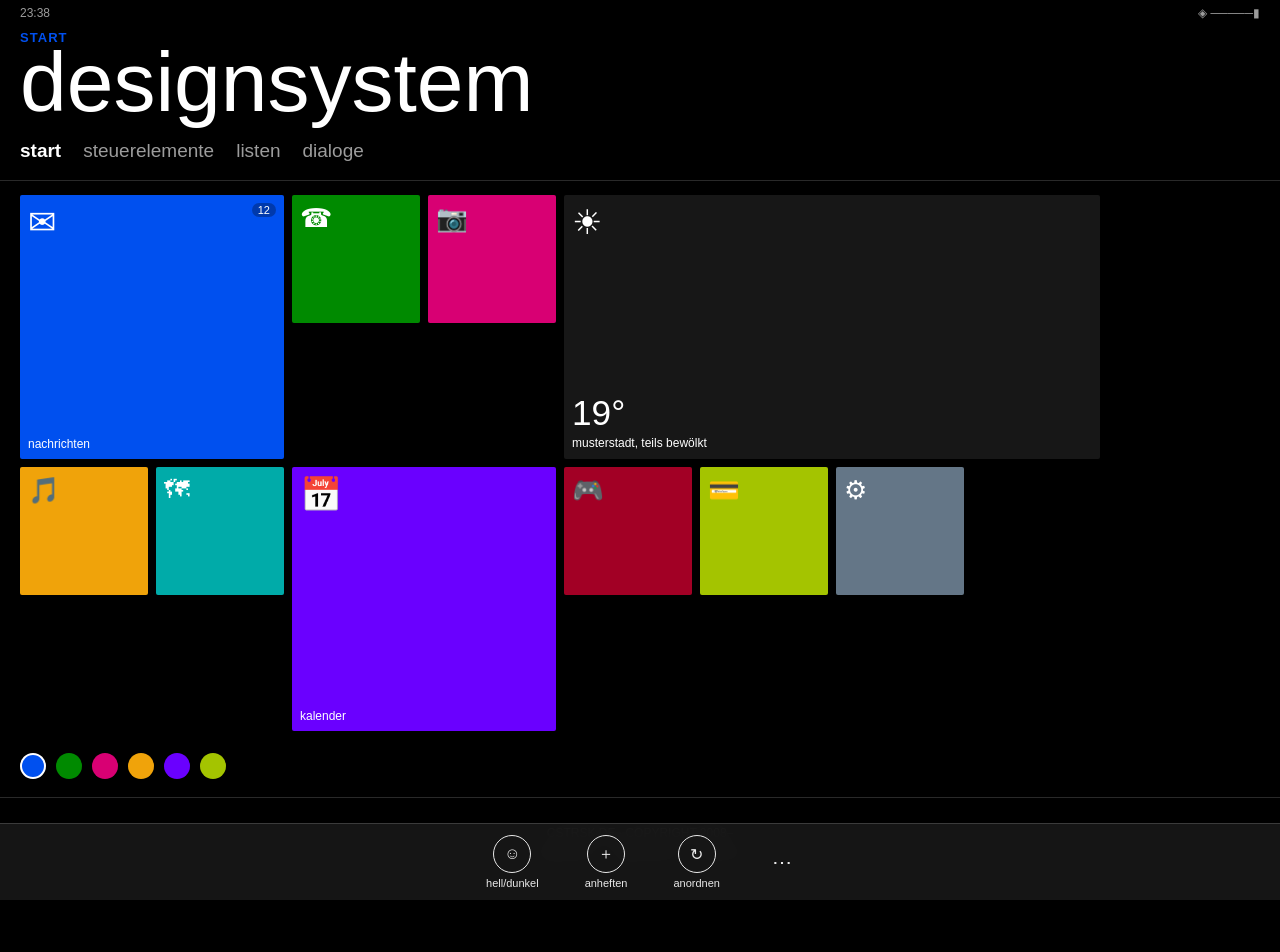
<file: index.html>
<!DOCTYPE html>
<html lang="de">
<head>
<meta charset="UTF-8">
<meta name="viewport" content="width=device-width, initial-scale=1.0">
<title>Metro UI — Responsives Windows-Phone-8-Designsystem</title>
<link rel="stylesheet" href="css/metro.css">
</head>
<body data-theme="dark">

<div class="status-bar"><span id="clock">21:47</span><span>◈ ─────▮</span></div>

<header class="app-header">
  <p class="eyebrow">start</p>
  <h1 class="pano-title">designsystem</h1>
</header>

<nav class="pivot" role="tablist" aria-label="Panorama-Abschnitte">
  <button role="tab" aria-selected="true" data-panel="p-start">start</button>
  <button role="tab" aria-selected="false" data-panel="p-controls">steuerelemente</button>
  <button role="tab" aria-selected="false" data-panel="p-lists">listen</button>
  <button role="tab" aria-selected="false" data-panel="p-dialogs">dialoge</button>
</nav>

<!-- START: Kachelraster -->
<section class="pivot-panel is-active" id="p-start">
  <main class="tile-grid">
    <div class="tile tile-2x2 c-cobalt" tabindex="0"><div class="tile-flip">
      <div class="tile-face front"><span class="tile-icon">✉</span><span class="tile-label">nachrichten</span></div>
      <div class="tile-face back c-cobalt"><span class="tile-stat">12</span><span class="tile-label">ungelesen</span></div>
    </div><span class="tile-badge">12</span></div>

    <div class="tile tile-1x1 c-emerald" tabindex="0"><div class="tile-flip">
      <div class="tile-face front"><span class="tile-icon">☎</span></div>
      <div class="tile-face back c-emerald"><span class="tile-label">3 verpasst</span></div>
    </div></div>

    <div class="tile tile-1x1 c-magenta" tabindex="0"><div class="tile-flip">
      <div class="tile-face front"><span class="tile-icon">📷</span></div>
      <div class="tile-face back c-magenta"><span class="tile-label">galerie</span></div>
    </div></div>

    <div class="tile tile-4x2 c-surface" tabindex="0"><div class="tile-flip">
      <div class="tile-face front"><span class="tile-icon">☀</span><div><div class="tile-stat">19°</div><span class="tile-label">musterstadt, teils bewölkt</span></div></div>
      <div class="tile-face back c-surface"><span class="tile-label">morgen 22° · übermorgen 17°</span></div>
    </div></div>

    <div class="tile tile-1x1 c-mango" tabindex="0"><div class="tile-flip">
      <div class="tile-face front"><span class="tile-icon">🎵</span></div>
      <div class="tile-face back c-mango"><span class="tile-label">musik</span></div>
    </div></div>

    <div class="tile tile-1x1 c-teal" tabindex="0"><div class="tile-flip">
      <div class="tile-face front"><span class="tile-icon">🗺</span></div>
      <div class="tile-face back c-teal"><span class="tile-label">karten</span></div>
    </div></div>

    <div class="tile tile-2x2 c-indigo" tabindex="0"><div class="tile-flip">
      <div class="tile-face front"><span class="tile-icon">📅</span><span class="tile-label">kalender</span></div>
      <div class="tile-face back c-indigo"><span class="tile-label">14:00 review<br>16:30 standup</span></div>
    </div></div>

    <div class="tile tile-1x1 c-crimson" tabindex="0"><div class="tile-flip">
      <div class="tile-face front"><span class="tile-icon">🎮</span></div>
      <div class="tile-face back c-crimson"><span class="tile-label">spiele</span></div>
    </div></div>

    <div class="tile tile-1x1 c-lime" tabindex="0"><div class="tile-flip">
      <div class="tile-face front"><span class="tile-icon">💳</span></div>
      <div class="tile-face back c-lime"><span class="tile-label">wallet</span></div>
    </div></div>

    <div class="tile tile-1x1 c-steel" tabindex="0"><div class="tile-flip">
      <div class="tile-face front"><span class="tile-icon">⚙</span></div>
      <div class="tile-face back c-steel"><span class="tile-label">einstellungen</span></div>
    </div></div>
  </main>

  <div class="theme-picker" aria-label="Akzentfarbe wählen">
    <button class="swatch" style="background:#0050EF" aria-pressed="true" data-accent="#0050EF" aria-label="Cobalt"></button>
    <button class="swatch" style="background:#008A00" data-accent="#008A00" aria-label="Emerald"></button>
    <button class="swatch" style="background:#D80073" data-accent="#D80073" aria-label="Magenta"></button>
    <button class="swatch" style="background:#F0A30A" data-accent="#F0A30A" aria-label="Mango"></button>
    <button class="swatch" style="background:#6A00FF" data-accent="#6A00FF" aria-label="Indigo"></button>
    <button class="swatch" style="background:#A4C400" data-accent="#A4C400" aria-label="Lime"></button>
  </div>
</section>

<!-- STEUERELEMENTE -->
<section class="pivot-panel" id="p-controls">
  <h2 class="section-title">buttons</h2>
  <div class="control-row">
    <button class="btn primary">speichern</button>
    <button class="btn">abbrechen</button>
    <button class="btn" disabled>deaktiviert</button>
  </div>

  <h2 class="section-title">umschalter</h2>
  <div class="control-row">
    <label class="switch"><input type="checkbox" checked><span class="rail"><span class="knob"></span></span><span class="txt">wlan</span></label>
    <label class="switch"><input type="checkbox"><span class="rail"><span class="knob"></span></span><span class="txt">bluetooth</span></label>
  </div>

  <h2 class="section-title">auswahl</h2>
  <div class="control-row">
    <label class="check"><input type="checkbox" checked><span class="box"></span>benachrichtigungen</label>
    <label class="check"><input type="checkbox"><span class="box"></span>standort teilen</label>
  </div>
  <div class="control-row">
    <label class="radio"><input type="radio" name="theme" checked><span class="dot"></span>dunkel</label>
    <label class="radio"><input type="radio" name="theme"><span class="dot"></span>hell</label>
  </div>

  <h2 class="section-title">eingabe</h2>
  <div class="field"><label for="name">name</label><input type="text" id="name" placeholder="rene"></div>
  <div class="field search-field"><label for="search">suchen</label><input type="search" id="search" placeholder="apps, einstellungen, web"></div>

  <h2 class="section-title">regler</h2>
  <div class="slider-wrap"><label for="vol">lautstärke</label><input type="range" id="vol" min="0" max="100" value="60"></div>

  <h2 class="section-title">fortschritt</h2>
  <p class="hint">unbestimmter Ladezustand — Punkte und Balken</p>
  <div class="progress-dots"><span></span><span></span><span></span><span></span><span></span></div>
  <div class="progress-bar"></div>

  <div class="control-row">
    <button class="btn primary" id="toastBtn">toast anzeigen</button>
  </div>
</section>

<!-- LISTEN -->
<section class="pivot-panel" id="p-lists">
  <h2 class="section-title">kontakte</h2>
  <ul class="list">
    <li><div style="display:flex;align-items:center;gap:12px">
        <span class="avatar c-cobalt">AK</span>
        <span class="meta"><span class="title">Anna Keller</span><span class="sub">Produktdesign</span></span>
      </div><span class="chev">›</span></li>
    <li><div style="display:flex;align-items:center;gap:12px">
        <span class="avatar c-emerald">JM</span>
        <span class="meta"><span class="title">Jonas Meier</span><span class="sub">Entwicklung</span></span>
      </div><span class="chev">›</span></li>
    <li><div style="display:flex;align-items:center;gap:12px">
        <span class="avatar c-magenta">TS</span>
        <span class="meta"><span class="title">Team Support</span><span class="sub">3 offene Tickets</span></span>
      </div><span class="chev">›</span></li>
  </ul>

  <h2 class="section-title">einstellungen</h2>
  <ul class="list">
    <li><span class="meta"><span class="title">design</span><span class="sub">dunkel · akzent cobalt</span></span><span class="chev">›</span></li>
    <li><span class="meta"><span class="title">benachrichtigungen</span><span class="sub">alle apps</span></span><span class="chev">›</span></li>
    <li><span class="meta"><span class="title">speicher</span><span class="sub">42,1 gb frei</span></span><span class="chev">›</span></li>
  </ul>
</section>

<!-- DIALOGE -->
<section class="pivot-panel" id="p-dialogs">
  <h2 class="section-title">meldungen</h2>
  <p class="hint">Modale Dialoge im klassischen Message-Box-Stil</p>
  <div class="control-row">
    <button class="btn primary" id="dialogBtn">app deinstallieren</button>
  </div>
</section>

<div class="toast" id="toast"><span>✓</span><span>Änderungen gespeichert</span></div>

<div class="dialog-backdrop" id="dialogBackdrop">
  <div class="dialog">
    <h3>app entfernen?</h3>
    <p>„designsystem" wird von diesem gerät deinstalliert. gespeicherte daten gehen verloren.</p>
    <div class="actions">
      <button id="dialogCancel">abbrechen</button>
      <button id="dialogOk">entfernen</button>
    </div>
  </div>
</div>

<div class="app-bar" role="toolbar" aria-label="App-Leiste">
  <button id="themeBtn"><span class="glyph">☺</span>hell/dunkel</button>
  <button><span class="glyph">＋</span>anheften</button>
  <button><span class="glyph">↻</span>anordnen</button>
  <button class="more">⋯</button>
</div>

<footer style="padding:28px 20px 16px;text-align:center;font-size:12px;color:var(--fg-dim);border-top:1px solid var(--border);">
  <p style="margin:0 0 6px;">CSTRSK.DE · COPYRIGHT 2008–<span id="cpyear"></span></p>
  <p style="margin:0;">
    <a href="https://cstrsk.de/Impressum.html" style="color:var(--fg-dim);text-decoration:none;" target="_blank" rel="noopener">Impressum</a>
    &nbsp;·&nbsp;
    <a href="https://cstrsk.de/Privacy%20Policy.html" style="color:var(--fg-dim);text-decoration:none;" target="_blank" rel="noopener">Datenschutz</a>
    &nbsp;·&nbsp;
    <a href="https://cstrsk.de/" style="color:var(--fg-dim);text-decoration:none;" target="_blank" rel="noopener">cstrsk.de</a>
  </p>
</footer>

<script src="js/metro.js" defer></script>
<script src="https://cstrsk.de/cookie-consent.js" defer></script>
<script defer src="https://cstrsk.de/track.php?p=metroui"></script>

</body>
</html>
</file>
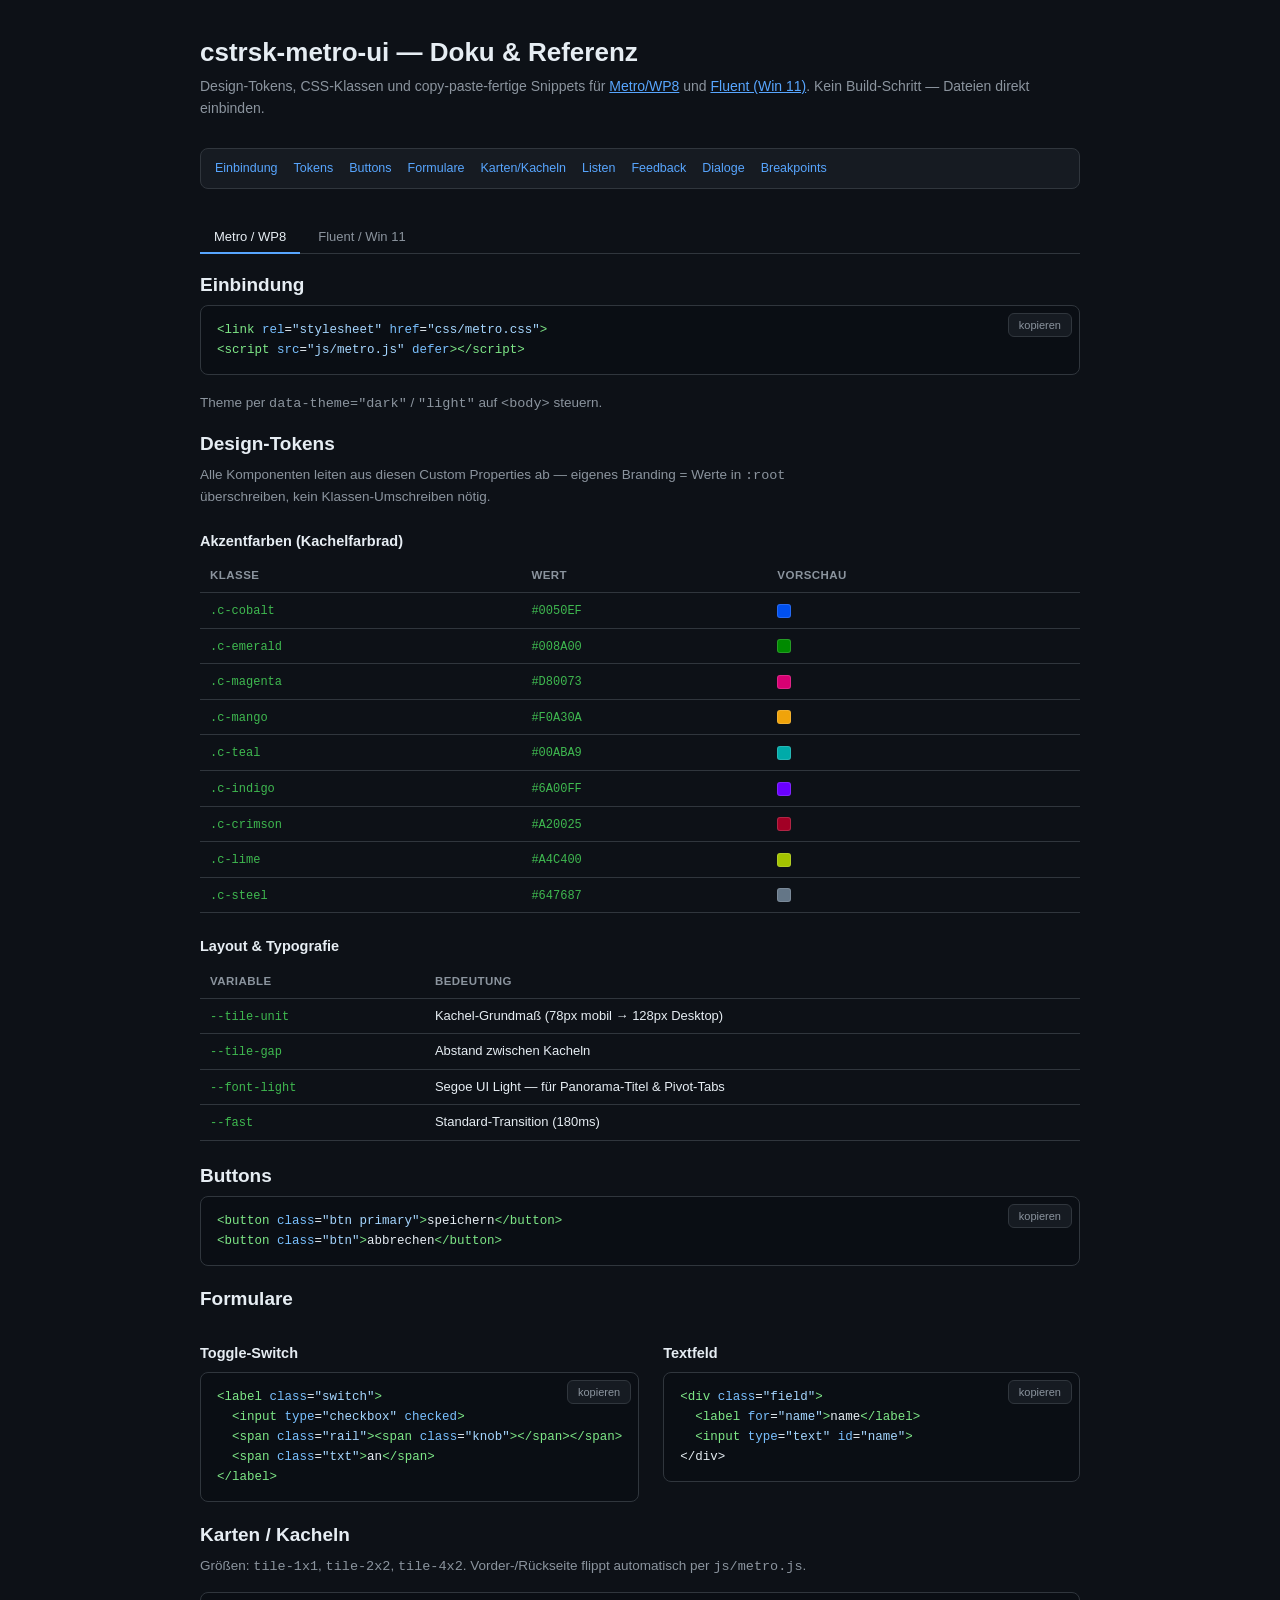
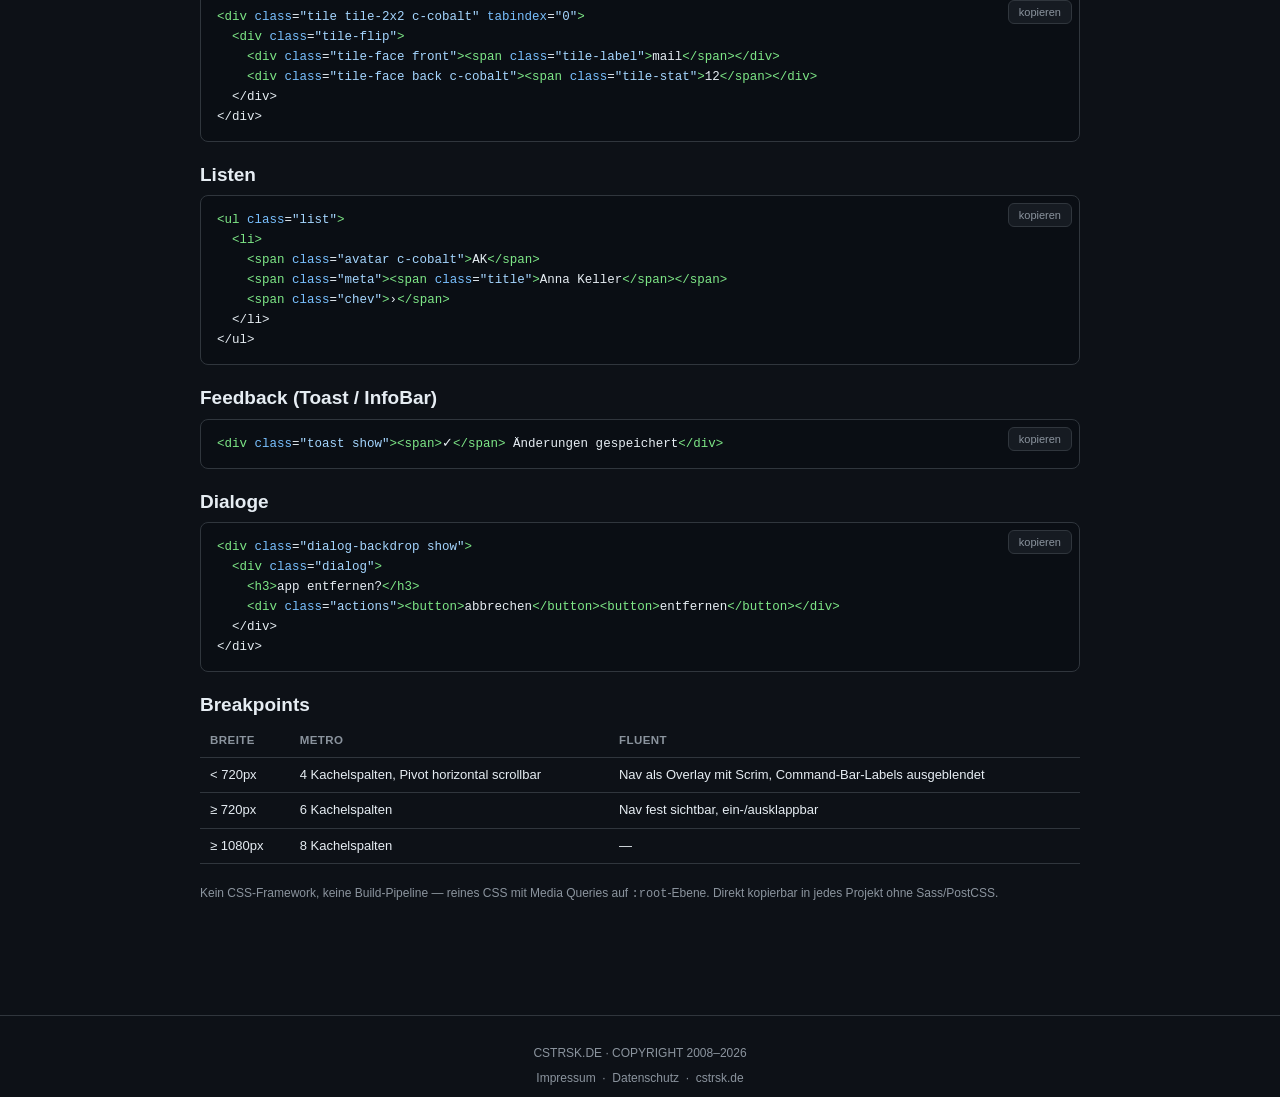
<file: docs.html>
<!DOCTYPE html>
<html lang="de">
<head>
<meta charset="UTF-8">
<meta name="viewport" content="width=device-width, initial-scale=1.0">
<title>cstrsk-metro-ui — Doku &amp; Referenz</title>
<style>
:root{
  --bg:#0D1117; --panel:#161B22; --border:#30363D; --fg:#E6EDF3; --fg-dim:#8B949E;
  --code-bg:#0A0E14; --link:#58A6FF; --ok:#3FB950;
  --font:-apple-system,"Segoe UI",sans-serif; --mono:"SF Mono","Consolas","Cascadia Code",monospace;
}
*{ box-sizing:border-box; }
html,body{ margin:0; padding:0; }
body{ font-family:var(--font); background:var(--bg); color:var(--fg); line-height:1.55; }
a{ color:var(--link); }
.wrap{ max-width:920px; margin:0 auto; padding:32px 20px 100px; }
h1{ font-size:26px; margin:0 0 4px; }
.lede{ color:var(--fg-dim); font-size:14px; margin:0 0 28px; }
h2{ font-size:19px; border-top:1px solid var(--border); padding-top:32px; margin:0 0 6px; }
h2:first-of-type{ border-top:none; padding-top:0; }
h3{ font-size:14.5px; margin:22px 0 8px; color:var(--fg); }
p.desc{ color:var(--fg-dim); font-size:13.5px; margin:0 0 14px; max-width:640px; }

nav.toc{ display:flex; flex-wrap:wrap; gap:8px 16px; padding:10px 14px; background:var(--panel); border:1px solid var(--border); border-radius:8px; margin-bottom:32px; font-size:12.5px; }
nav.toc a{ text-decoration:none; }

table{ width:100%; border-collapse:collapse; font-size:13px; margin-bottom:20px; }
th,td{ text-align:left; padding:7px 10px; border-bottom:1px solid var(--border); vertical-align:top; }
th{ color:var(--fg-dim); font-weight:600; font-size:11.5px; text-transform:uppercase; letter-spacing:.04em; }
td code{ font-family:var(--mono); font-size:12px; color:var(--ok); }
.swatch{ display:inline-block; width:14px; height:14px; border-radius:3px; vertical-align:middle; margin-right:6px; border:1px solid rgba(255,255,255,.15); }

.snippet{ position:relative; margin-bottom:18px; }
.snippet pre{
  background:var(--code-bg); border:1px solid var(--border); border-radius:8px; padding:14px 16px;
  overflow-x:auto; font-family:var(--mono); font-size:12.5px; margin:0; line-height:1.6;
}
.snippet .copy{
  position:absolute; top:8px; right:8px; background:var(--panel); border:1px solid var(--border); color:var(--fg-dim);
  font-size:11px; padding:5px 10px; border-radius:6px; cursor:pointer; font-family:var(--font);
}
.snippet .copy:hover{ color:var(--fg); border-color:var(--fg-dim); }
.snippet .copy.copied{ color:var(--ok); border-color:var(--ok); }

.tag-open{ color:#7EE787; } .tag-close{ color:#7EE787; } .attr{ color:#79C0FF; } .val{ color:#A5D6FF; }

.tabs{ display:flex; gap:4px; margin-bottom:16px; border-bottom:1px solid var(--border); }
.tabs button{
  background:none; border:none; color:var(--fg-dim); padding:8px 14px; font-size:13px; cursor:pointer;
  border-bottom:2px solid transparent; margin-bottom:-1px;
}
.tabs button.active{ color:var(--fg); border-bottom-color:var(--link); }
.tab-panel{ display:none; }
.tab-panel.active{ display:block; }

.grid2{ display:grid; grid-template-columns:1fr 1fr; gap:24px; }
@media (max-width:640px){ .grid2{ grid-template-columns:1fr; } }
.footnote{ font-size:12px; color:var(--fg-dim); margin-top:6px; }
</style>
</head>
<body>
<div class="wrap">

  <h1>cstrsk-metro-ui — Doku &amp; Referenz</h1>
  <p class="lede">Design-Tokens, CSS-Klassen und copy-paste-fertige Snippets für <a href="index.html">Metro/WP8</a> und <a href="fluent.html">Fluent (Win 11)</a>. Kein Build-Schritt — Dateien direkt einbinden.</p>

  <nav class="toc">
    <a href="#einbindung">Einbindung</a>
    <a href="#tokens">Tokens</a>
    <a href="#buttons">Buttons</a>
    <a href="#formulare">Formulare</a>
    <a href="#karten">Karten/Kacheln</a>
    <a href="#listen">Listen</a>
    <a href="#feedback">Feedback</a>
    <a href="#dialoge">Dialoge</a>
    <a href="#breakpoints">Breakpoints</a>
  </nav>

  <div class="tabs" role="tablist">
    <button class="active" data-sys="metro">Metro / WP8</button>
    <button data-sys="fluent">Fluent / Win 11</button>
  </div>

  <section id="einbindung">
    <h2>Einbindung</h2>
    <div class="tab-panel metro active">
      <div class="snippet">
        <pre><span class="tag-open">&lt;link</span> <span class="attr">rel</span>=<span class="val">"stylesheet"</span> <span class="attr">href</span>=<span class="val">"css/metro.css"</span><span class="tag-open">&gt;</span>
<span class="tag-open">&lt;script</span> <span class="attr">src</span>=<span class="val">"js/metro.js"</span> <span class="attr">defer</span><span class="tag-open">&gt;&lt;/script&gt;</span></pre>
        <button class="copy">kopieren</button>
      </div>
      <p class="desc">Theme per <code>data-theme="dark"</code> / <code>"light"</code> auf <code>&lt;body&gt;</code> steuern.</p>
    </div>
    <div class="tab-panel fluent">
      <div class="snippet">
        <pre><span class="tag-open">&lt;link</span> <span class="attr">rel</span>=<span class="val">"stylesheet"</span> <span class="attr">href</span>=<span class="val">"css/fluent.css"</span><span class="tag-open">&gt;</span>
<span class="tag-open">&lt;script</span> <span class="attr">src</span>=<span class="val">"js/fluent.js"</span> <span class="attr">defer</span><span class="tag-open">&gt;&lt;/script&gt;</span></pre>
        <button class="copy">kopieren</button>
      </div>
      <p class="desc">Theme per <code>data-theme="dark"</code> / <code>"light"</code> auf <code>&lt;body&gt;</code> steuern.</p>
    </div>
  </section>

  <section id="tokens">
    <h2>Design-Tokens</h2>
    <p class="desc">Alle Komponenten leiten aus diesen Custom Properties ab — eigenes Branding = Werte in <code>:root</code> überschreiben, kein Klassen-Umschreiben nötig.</p>

    <div class="tab-panel metro active">
      <h3>Akzentfarben (Kachelfarbrad)</h3>
      <table>
        <tr><th>Klasse</th><th>Wert</th><th>Vorschau</th></tr>
        <tr><td><code>.c-cobalt</code></td><td><code>#0050EF</code></td><td><span class="swatch" style="background:#0050EF"></span></td></tr>
        <tr><td><code>.c-emerald</code></td><td><code>#008A00</code></td><td><span class="swatch" style="background:#008A00"></span></td></tr>
        <tr><td><code>.c-magenta</code></td><td><code>#D80073</code></td><td><span class="swatch" style="background:#D80073"></span></td></tr>
        <tr><td><code>.c-mango</code></td><td><code>#F0A30A</code></td><td><span class="swatch" style="background:#F0A30A"></span></td></tr>
        <tr><td><code>.c-teal</code></td><td><code>#00ABA9</code></td><td><span class="swatch" style="background:#00ABA9"></span></td></tr>
        <tr><td><code>.c-indigo</code></td><td><code>#6A00FF</code></td><td><span class="swatch" style="background:#6A00FF"></span></td></tr>
        <tr><td><code>.c-crimson</code></td><td><code>#A20025</code></td><td><span class="swatch" style="background:#A20025"></span></td></tr>
        <tr><td><code>.c-lime</code></td><td><code>#A4C400</code></td><td><span class="swatch" style="background:#A4C400"></span></td></tr>
        <tr><td><code>.c-steel</code></td><td><code>#647687</code></td><td><span class="swatch" style="background:#647687"></span></td></tr>
      </table>
      <h3>Layout &amp; Typografie</h3>
      <table>
        <tr><th>Variable</th><th>Bedeutung</th></tr>
        <tr><td><code>--tile-unit</code></td><td>Kachel-Grundmaß (78px mobil → 128px Desktop)</td></tr>
        <tr><td><code>--tile-gap</code></td><td>Abstand zwischen Kacheln</td></tr>
        <tr><td><code>--font-light</code></td><td>Segoe UI Light — für Panorama-Titel &amp; Pivot-Tabs</td></tr>
        <tr><td><code>--fast</code></td><td>Standard-Transition (180ms)</td></tr>
      </table>
    </div>

    <div class="tab-panel fluent">
      <h3>Farben &amp; Elevation</h3>
      <table>
        <tr><th>Variable</th><th>Wert (hell)</th><th>Vorschau</th></tr>
        <tr><td><code>--accent</code></td><td><code>#0078D4</code></td><td><span class="swatch" style="background:#0078D4"></span></td></tr>
        <tr><td><code>--window-bg</code></td><td><code>#ECECEC</code></td><td><span class="swatch" style="background:#ECECEC"></span></td></tr>
        <tr><td><code>--card-bg</code></td><td><code>#FBFBFB</code></td><td><span class="swatch" style="background:#FBFBFB"></span></td></tr>
        <tr><td><code>--stroke</code></td><td><code>rgba(0,0,0,.075)</code></td><td>—</td></tr>
      </table>
      <h3>Radien &amp; Schatten</h3>
      <table>
        <tr><th>Variable</th><th>Wert</th></tr>
        <tr><td><code>--radius-s</code> / <code>-m</code> / <code>-l</code></td><td>4px / 6px / 8px</td></tr>
        <tr><td><code>--radius-pill</code></td><td>999px (Switches, Auswahl-Indikator)</td></tr>
        <tr><td><code>--shadow-2</code></td><td>Ruhezustand (Karten, Buttons)</td></tr>
        <tr><td><code>--shadow-8</code></td><td>Hover-Elevation</td></tr>
        <tr><td><code>--shadow-16</code></td><td>Dialoge / Flyouts</td></tr>
        <tr><td><code>--titlebar-h</code></td><td>32px — Fenster-Chrome-Höhe</td></tr>
      </table>
    </div>
  </section>

  <section id="buttons">
    <h2>Buttons</h2>
    <div class="tab-panel metro active">
      <div class="snippet"><pre><span class="tag-open">&lt;button</span> <span class="attr">class</span>=<span class="val">"btn primary"</span><span class="tag-open">&gt;</span>speichern<span class="tag-close">&lt;/button&gt;</span>
<span class="tag-open">&lt;button</span> <span class="attr">class</span>=<span class="val">"btn"</span><span class="tag-open">&gt;</span>abbrechen<span class="tag-close">&lt;/button&gt;</span></pre><button class="copy">kopieren</button></div>
    </div>
    <div class="tab-panel fluent">
      <div class="snippet"><pre><span class="tag-open">&lt;button</span> <span class="attr">class</span>=<span class="val">"btn accent reveal"</span><span class="tag-open">&gt;</span>speichern<span class="tag-close">&lt;/button&gt;</span>
<span class="tag-open">&lt;button</span> <span class="attr">class</span>=<span class="val">"btn reveal"</span><span class="tag-open">&gt;</span>abbrechen<span class="tag-close">&lt;/button&gt;</span></pre><button class="copy">kopieren</button></div>
      <p class="footnote">Klasse <code>.reveal</code> aktiviert den Lichtschein-Hover — braucht <code>js/fluent.js</code> für die Zeigerposition.</p>
    </div>
  </section>

  <section id="formulare">
    <h2>Formulare</h2>
    <div class="grid2">
      <div>
        <h3>Toggle-Switch</h3>
        <div class="tab-panel metro active">
          <div class="snippet"><pre><span class="tag-open">&lt;label</span> <span class="attr">class</span>=<span class="val">"switch"</span><span class="tag-open">&gt;</span>
  <span class="tag-open">&lt;input</span> <span class="attr">type</span>=<span class="val">"checkbox"</span> <span class="attr">checked</span><span class="tag-open">&gt;</span>
  <span class="tag-open">&lt;span</span> <span class="attr">class</span>=<span class="val">"rail"</span><span class="tag-open">&gt;&lt;span</span> <span class="attr">class</span>=<span class="val">"knob"</span><span class="tag-open">&gt;&lt;/span&gt;&lt;/span&gt;</span>
  <span class="tag-open">&lt;span</span> <span class="attr">class</span>=<span class="val">"txt"</span><span class="tag-open">&gt;</span>an<span class="tag-close">&lt;/span&gt;
&lt;/label&gt;</span></pre><button class="copy">kopieren</button></div>
        </div>
        <div class="tab-panel fluent">
          <div class="snippet"><pre><span class="tag-open">&lt;label</span> <span class="attr">class</span>=<span class="val">"f-switch"</span><span class="tag-open">&gt;</span>
  <span class="tag-open">&lt;input</span> <span class="attr">type</span>=<span class="val">"checkbox"</span> <span class="attr">checked</span><span class="tag-open">&gt;</span>
  <span class="tag-open">&lt;span</span> <span class="attr">class</span>=<span class="val">"rail"</span><span class="tag-open">&gt;&lt;span</span> <span class="attr">class</span>=<span class="val">"knob"</span><span class="tag-open">&gt;&lt;/span&gt;&lt;/span&gt;</span>
  wlan
&lt;/label&gt;</span></pre><button class="copy">kopieren</button></div>
        </div>
      </div>
      <div>
        <h3>Textfeld</h3>
        <div class="tab-panel metro active">
          <div class="snippet"><pre><span class="tag-open">&lt;div</span> <span class="attr">class</span>=<span class="val">"field"</span><span class="tag-open">&gt;</span>
  <span class="tag-open">&lt;label</span> <span class="attr">for</span>=<span class="val">"name"</span><span class="tag-open">&gt;</span>name<span class="tag-close">&lt;/label&gt;</span>
  <span class="tag-open">&lt;input</span> <span class="attr">type</span>=<span class="val">"text"</span> <span class="attr">id</span>=<span class="val">"name"</span><span class="tag-open">&gt;</span>
&lt;/div&gt;</span></pre><button class="copy">kopieren</button></div>
        </div>
        <div class="tab-panel fluent">
          <div class="snippet"><pre><span class="tag-open">&lt;div</span> <span class="attr">class</span>=<span class="val">"field"</span><span class="tag-open">&gt;</span>
  <span class="tag-open">&lt;label</span> <span class="attr">for</span>=<span class="val">"name"</span><span class="tag-open">&gt;</span>name<span class="tag-close">&lt;/label&gt;</span>
  <span class="tag-open">&lt;input</span> <span class="attr">type</span>=<span class="val">"text"</span> <span class="attr">id</span>=<span class="val">"name"</span><span class="tag-open">&gt;</span>
&lt;/div&gt;</span></pre><button class="copy">kopieren</button></div>
        </div>
      </div>
    </div>
  </section>

  <section id="karten">
    <h2>Karten / Kacheln</h2>
    <div class="tab-panel metro active">
      <p class="desc">Größen: <code>tile-1x1</code>, <code>tile-2x2</code>, <code>tile-4x2</code>. Vorder-/Rückseite flippt automatisch per <code>js/metro.js</code>.</p>
      <div class="snippet"><pre><span class="tag-open">&lt;div</span> <span class="attr">class</span>=<span class="val">"tile tile-2x2 c-cobalt"</span> <span class="attr">tabindex</span>=<span class="val">"0"</span><span class="tag-open">&gt;</span>
  <span class="tag-open">&lt;div</span> <span class="attr">class</span>=<span class="val">"tile-flip"</span><span class="tag-open">&gt;</span>
    <span class="tag-open">&lt;div</span> <span class="attr">class</span>=<span class="val">"tile-face front"</span><span class="tag-open">&gt;&lt;span</span> <span class="attr">class</span>=<span class="val">"tile-label"</span><span class="tag-open">&gt;</span>mail<span class="tag-close">&lt;/span&gt;&lt;/div&gt;</span>
    <span class="tag-open">&lt;div</span> <span class="attr">class</span>=<span class="val">"tile-face back c-cobalt"</span><span class="tag-open">&gt;&lt;span</span> <span class="attr">class</span>=<span class="val">"tile-stat"</span><span class="tag-open">&gt;</span>12<span class="tag-close">&lt;/span&gt;&lt;/div&gt;</span>
  &lt;/div&gt;
&lt;/div&gt;</span></pre><button class="copy">kopieren</button></div>
    </div>
    <div class="tab-panel fluent">
      <p class="desc"><code>.icon-tile</code> ist der farbige Icon-Container; <code>.reveal</code> aktiviert den Hover-Lichtschein.</p>
      <div class="snippet"><pre><span class="tag-open">&lt;div</span> <span class="attr">class</span>=<span class="val">"card reveal"</span> <span class="attr">tabindex</span>=<span class="val">"0"</span><span class="tag-open">&gt;</span>
  <span class="tag-open">&lt;span</span> <span class="attr">class</span>=<span class="val">"icon-tile"</span><span class="tag-open">&gt;</span>…svg…<span class="tag-close">&lt;/span&gt;</span>
  <span class="tag-open">&lt;span</span> <span class="attr">class</span>=<span class="val">"title"</span><span class="tag-open">&gt;</span>Nachrichten<span class="tag-close">&lt;/span&gt;</span>
  <span class="tag-open">&lt;span</span> <span class="attr">class</span>=<span class="val">"sub"</span><span class="tag-open">&gt;</span>12 ungelesen<span class="tag-close">&lt;/span&gt;</span>
&lt;/div&gt;</span></pre><button class="copy">kopieren</button></div>
    </div>
  </section>

  <section id="listen">
    <h2>Listen</h2>
    <div class="tab-panel metro active">
      <div class="snippet"><pre><span class="tag-open">&lt;ul</span> <span class="attr">class</span>=<span class="val">"list"</span><span class="tag-open">&gt;</span>
  <span class="tag-open">&lt;li&gt;</span>
    <span class="tag-open">&lt;span</span> <span class="attr">class</span>=<span class="val">"avatar c-cobalt"</span><span class="tag-open">&gt;</span>AK<span class="tag-close">&lt;/span&gt;</span>
    <span class="tag-open">&lt;span</span> <span class="attr">class</span>=<span class="val">"meta"</span><span class="tag-open">&gt;&lt;span</span> <span class="attr">class</span>=<span class="val">"title"</span><span class="tag-open">&gt;</span>Anna Keller<span class="tag-close">&lt;/span&gt;&lt;/span&gt;</span>
    <span class="tag-open">&lt;span</span> <span class="attr">class</span>=<span class="val">"chev"</span><span class="tag-open">&gt;</span>›<span class="tag-close">&lt;/span&gt;</span>
  &lt;/li&gt;
&lt;/ul&gt;</span></pre><button class="copy">kopieren</button></div>
    </div>
    <div class="tab-panel fluent">
      <div class="snippet"><pre><span class="tag-open">&lt;ul</span> <span class="attr">class</span>=<span class="val">"list"</span><span class="tag-open">&gt;</span>
  <span class="tag-open">&lt;li&gt;</span>
    <span class="tag-open">&lt;span</span> <span class="attr">class</span>=<span class="val">"avatar"</span><span class="tag-open">&gt;</span>AK<span class="tag-close">&lt;/span&gt;</span>
    <span class="tag-open">&lt;span</span> <span class="attr">class</span>=<span class="val">"meta"</span><span class="tag-open">&gt;&lt;span</span> <span class="attr">class</span>=<span class="val">"title"</span><span class="tag-open">&gt;</span>Anna Keller<span class="tag-close">&lt;/span&gt;&lt;/span&gt;</span>
    <span class="tag-open">&lt;svg</span> <span class="attr">class</span>=<span class="val">"icon chev"</span><span class="tag-open">&gt;&lt;use</span> <span class="attr">href</span>=<span class="val">"#i-chevron"</span><span class="tag-open">/&gt;&lt;/svg&gt;</span>
  &lt;/li&gt;
&lt;/ul&gt;</span></pre><button class="copy">kopieren</button></div>
      <p class="footnote">Icons kommen aus dem <code>&lt;symbol&gt;</code>-Sprite am Kopf von <code>fluent.html</code> — beim Übernehmen in ein anderes Projekt mit kopieren.</p>
    </div>
  </section>

  <section id="feedback">
    <h2>Feedback (Toast / InfoBar)</h2>
    <div class="tab-panel metro active">
      <div class="snippet"><pre><span class="tag-open">&lt;div</span> <span class="attr">class</span>=<span class="val">"toast show"</span><span class="tag-open">&gt;&lt;span&gt;</span>✓<span class="tag-close">&lt;/span&gt;</span> Änderungen gespeichert<span class="tag-close">&lt;/div&gt;</span></pre><button class="copy">kopieren</button></div>
    </div>
    <div class="tab-panel fluent">
      <div class="snippet"><pre><span class="tag-open">&lt;div</span> <span class="attr">class</span>=<span class="val">"infobar success"</span><span class="tag-open">&gt;</span>…svg…Backup erfolgreich<span class="tag-close">&lt;/div&gt;</span></pre><button class="copy">kopieren</button></div>
      <p class="footnote">Varianten: ohne Klasse (info), <code>.success</code>, <code>.warning</code>, <code>.error</code>.</p>
    </div>
  </section>

  <section id="dialoge">
    <h2>Dialoge</h2>
    <div class="tab-panel metro active">
      <div class="snippet"><pre><span class="tag-open">&lt;div</span> <span class="attr">class</span>=<span class="val">"dialog-backdrop show"</span><span class="tag-open">&gt;</span>
  <span class="tag-open">&lt;div</span> <span class="attr">class</span>=<span class="val">"dialog"</span><span class="tag-open">&gt;</span>
    <span class="tag-open">&lt;h3&gt;</span>app entfernen?<span class="tag-close">&lt;/h3&gt;</span>
    <span class="tag-open">&lt;div</span> <span class="attr">class</span>=<span class="val">"actions"</span><span class="tag-open">&gt;&lt;button&gt;</span>abbrechen<span class="tag-close">&lt;/button&gt;&lt;button&gt;</span>entfernen<span class="tag-close">&lt;/button&gt;&lt;/div&gt;</span>
  &lt;/div&gt;
&lt;/div&gt;</span></pre><button class="copy">kopieren</button></div>
    </div>
    <div class="tab-panel fluent">
      <div class="snippet"><pre><span class="tag-open">&lt;div</span> <span class="attr">class</span>=<span class="val">"dialog-backdrop show"</span><span class="tag-open">&gt;</span>
  <span class="tag-open">&lt;div</span> <span class="attr">class</span>=<span class="val">"dialog"</span><span class="tag-open">&gt;</span>
    <span class="tag-open">&lt;h3&gt;</span>datei löschen?<span class="tag-close">&lt;/h3&gt;</span>
    <span class="tag-open">&lt;div</span> <span class="attr">class</span>=<span class="val">"actions"</span><span class="tag-open">&gt;</span>
      <span class="tag-open">&lt;button</span> <span class="attr">class</span>=<span class="val">"btn"</span><span class="tag-open">&gt;</span>abbrechen<span class="tag-close">&lt;/button&gt;</span>
      <span class="tag-open">&lt;button</span> <span class="attr">class</span>=<span class="val">"btn accent"</span><span class="tag-open">&gt;</span>löschen<span class="tag-close">&lt;/button&gt;</span>
    &lt;/div&gt;
  &lt;/div&gt;
&lt;/div&gt;</span></pre><button class="copy">kopieren</button></div>
      <p class="footnote">Öffnen/Schließen per JS: <code>classList.toggle('show')</code> auf <code>.dialog-backdrop</code>.</p>
    </div>
  </section>

  <section id="breakpoints">
    <h2>Breakpoints</h2>
    <table>
      <tr><th>Breite</th><th>Metro</th><th>Fluent</th></tr>
      <tr><td>&lt; 720px</td><td>4 Kachelspalten, Pivot horizontal scrollbar</td><td>Nav als Overlay mit Scrim, Command-Bar-Labels ausgeblendet</td></tr>
      <tr><td>≥ 720px</td><td>6 Kachelspalten</td><td>Nav fest sichtbar, ein-/ausklappbar</td></tr>
      <tr><td>≥ 1080px</td><td>8 Kachelspalten</td><td>—</td></tr>
    </table>
    <p class="footnote">Kein CSS-Framework, keine Build-Pipeline — reines CSS mit Media Queries auf <code>:root</code>-Ebene. Direkt kopierbar in jedes Projekt ohne Sass/PostCSS.</p>
  </section>

</div>

<script>
document.querySelectorAll('.tabs button').forEach(btn => {
  btn.addEventListener('click', () => {
    document.querySelectorAll('.tabs button').forEach(b => b.classList.remove('active'));
    btn.classList.add('active');
    const sys = btn.dataset.sys;
    document.querySelectorAll('.tab-panel').forEach(p => {
      p.classList.toggle('active', p.classList.contains(sys));
    });
  });
});

document.querySelectorAll('.snippet .copy').forEach(btn => {
  btn.addEventListener('click', async () => {
    const text = btn.previousElementSibling.textContent;
    try{
      await navigator.clipboard.writeText(text);
      btn.textContent = 'kopiert ✓';
      btn.classList.add('copied');
      setTimeout(() => { btn.textContent = 'kopieren'; btn.classList.remove('copied'); }, 1600);
    }catch(e){
      btn.textContent = 'fehlgeschlagen';
    }
  });
});
</script>

<footer style="padding:28px 20px 16px;text-align:center;font-size:12px;color:var(--fg-dim,#6E6E6E);border-top:1px solid var(--border,#D2D2D2);">
  <p style="margin:0 0 6px;">CSTRSK.DE · COPYRIGHT 2008–<span id="cpyear"></span></p>
  <p style="margin:0;">
    <a href="https://cstrsk.de/Impressum.html" style="color:inherit;text-decoration:none;" target="_blank" rel="noopener">Impressum</a>
    &nbsp;·&nbsp;
    <a href="https://cstrsk.de/Privacy%20Policy.html" style="color:inherit;text-decoration:none;" target="_blank" rel="noopener">Datenschutz</a>
    &nbsp;·&nbsp;
    <a href="https://cstrsk.de/" style="color:inherit;text-decoration:none;" target="_blank" rel="noopener">cstrsk.de</a>
  </p>
</footer>

<script>document.getElementById('cpyear').textContent = String(new Date().getFullYear());</script>
<script src="https://cstrsk.de/cookie-consent.js" defer></script>
<script defer src="https://cstrsk.de/track.php?p=metroui-docs"></script>

</body>
</html>
</file>
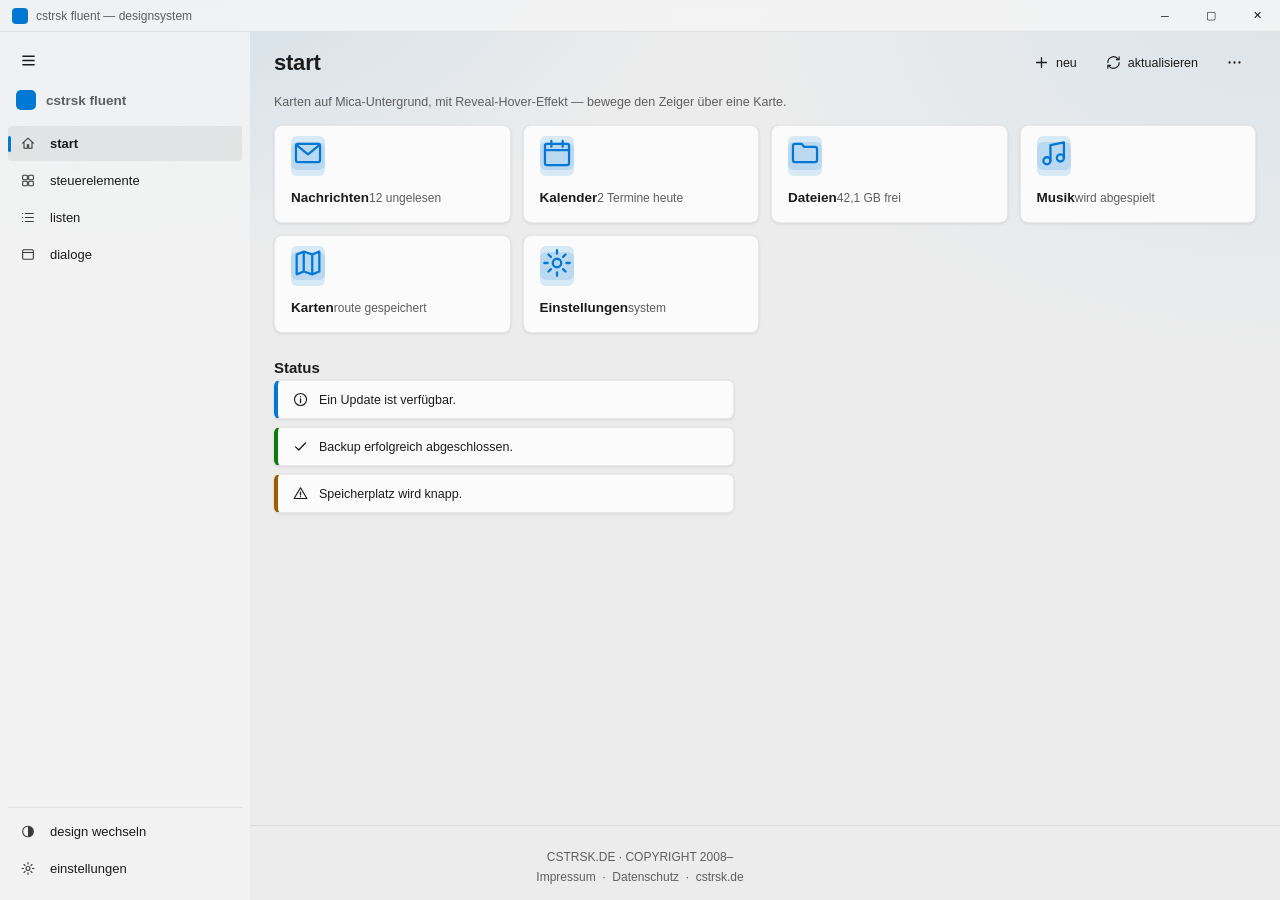
<file: fluent.html>
<!DOCTYPE html>
<html lang="de">
<head>
<meta charset="UTF-8">
<meta name="viewport" content="width=device-width, initial-scale=1.0">
<title>Fluent UI — Windows-11-Designsystem (Mica · Acrylic · Reveal)</title>
<link rel="stylesheet" href="css/fluent.css">
</head>
<body data-theme="light">
<div class="mica"></div>

<!-- Icon-Sprite: einheitliche Strichicons statt Emoji-Mix -->
<svg style="display:none" aria-hidden="true">
  <symbol id="i-home" viewBox="0 0 24 24"><path d="M4 11.5 12 4l8 7.5M6 10v9h5v-5h2v5h5v-9" fill="none" stroke="currentColor" stroke-width="1.6" stroke-linecap="round" stroke-linejoin="round"/></symbol>
  <symbol id="i-grid" viewBox="0 0 24 24"><rect x="4" y="4" width="7" height="7" rx="1.2" fill="none" stroke="currentColor" stroke-width="1.6"/><rect x="13" y="4" width="7" height="7" rx="1.2" fill="none" stroke="currentColor" stroke-width="1.6"/><rect x="4" y="13" width="7" height="7" rx="1.2" fill="none" stroke="currentColor" stroke-width="1.6"/><rect x="13" y="13" width="7" height="7" rx="1.2" fill="none" stroke="currentColor" stroke-width="1.6"/></symbol>
  <symbol id="i-list" viewBox="0 0 24 24"><path d="M8 6h12M8 12h12M8 18h12M4 6h.01M4 12h.01M4 18h.01" fill="none" stroke="currentColor" stroke-width="1.8" stroke-linecap="round"/></symbol>
  <symbol id="i-window" viewBox="0 0 24 24"><rect x="4" y="5" width="16" height="14" rx="1.5" fill="none" stroke="currentColor" stroke-width="1.6"/><path d="M4 9h16" stroke="currentColor" stroke-width="1.6"/></symbol>
  <symbol id="i-contrast" viewBox="0 0 24 24"><circle cx="12" cy="12" r="8" fill="none" stroke="currentColor" stroke-width="1.6"/><path d="M12 4a8 8 0 0 1 0 16Z" fill="currentColor"/></symbol>
  <symbol id="i-settings" viewBox="0 0 24 24"><circle cx="12" cy="12" r="3" fill="none" stroke="currentColor" stroke-width="1.6"/><path d="M12 3v2.4M12 18.6V21M21 12h-2.4M5.4 12H3M18 6l-1.7 1.7M7.7 16.3 6 18M18 18l-1.7-1.7M7.7 7.7 6 6" stroke="currentColor" stroke-width="1.6" stroke-linecap="round"/></symbol>
  <symbol id="i-mail" viewBox="0 0 24 24"><rect x="3.5" y="5.5" width="17" height="13" rx="1.5" fill="none" stroke="currentColor" stroke-width="1.6"/><path d="m4 6.5 8 6.5 8-6.5" fill="none" stroke="currentColor" stroke-width="1.6" stroke-linecap="round" stroke-linejoin="round"/></symbol>
  <symbol id="i-calendar" viewBox="0 0 24 24"><rect x="3.5" y="5.5" width="17" height="15" rx="1.5" fill="none" stroke="currentColor" stroke-width="1.6"/><path d="M3.5 10h17M8 3.5v4M16 3.5v4" stroke="currentColor" stroke-width="1.6" stroke-linecap="round"/></symbol>
  <symbol id="i-folder" viewBox="0 0 24 24"><path d="M3.5 7a1.5 1.5 0 0 1 1.5-1.5h4.5l2 2.2H19A1.5 1.5 0 0 1 20.5 9v8A1.5 1.5 0 0 1 19 18.5H5A1.5 1.5 0 0 1 3.5 17Z" fill="none" stroke="currentColor" stroke-width="1.6" stroke-linejoin="round"/></symbol>
  <symbol id="i-music" viewBox="0 0 24 24"><circle cx="7" cy="17.5" r="2.5" fill="none" stroke="currentColor" stroke-width="1.6"/><circle cx="16.5" cy="15.5" r="2.5" fill="none" stroke="currentColor" stroke-width="1.6"/><path d="M9.5 17.5V6.5L19 4.5v11" fill="none" stroke="currentColor" stroke-width="1.6" stroke-linecap="round" stroke-linejoin="round"/></symbol>
  <symbol id="i-map" viewBox="0 0 24 24"><path d="M9 4 4 6v14l5-2 6 2 5-2V4l-5 2-6-2Z" fill="none" stroke="currentColor" stroke-width="1.6" stroke-linejoin="round"/><path d="M9 4v14M15 6v14" stroke="currentColor" stroke-width="1.6"/></symbol>
  <symbol id="i-plus" viewBox="0 0 24 24"><path d="M12 5v14M5 12h14" stroke="currentColor" stroke-width="1.8" stroke-linecap="round"/></symbol>
  <symbol id="i-refresh" viewBox="0 0 24 24"><path d="M4 12a8 8 0 0 1 13.7-5.7L20 8M20 4v4h-4M20 12a8 8 0 0 1-13.7 5.7L4 16M4 20v-4h4" fill="none" stroke="currentColor" stroke-width="1.6" stroke-linecap="round" stroke-linejoin="round"/></symbol>
  <symbol id="i-more" viewBox="0 0 24 24"><circle cx="5" cy="12" r="1.6" fill="currentColor"/><circle cx="12" cy="12" r="1.6" fill="currentColor"/><circle cx="19" cy="12" r="1.6" fill="currentColor"/></symbol>
  <symbol id="i-menu" viewBox="0 0 24 24"><path d="M4 6h16M4 12h16M4 18h16" stroke="currentColor" stroke-width="1.8" stroke-linecap="round"/></symbol>
  <symbol id="i-check" viewBox="0 0 24 24"><path d="m5 12.5 4.5 4.5L19 7" fill="none" stroke="currentColor" stroke-width="1.8" stroke-linecap="round" stroke-linejoin="round"/></symbol>
  <symbol id="i-info" viewBox="0 0 24 24"><circle cx="12" cy="12" r="8.5" fill="none" stroke="currentColor" stroke-width="1.6"/><path d="M12 11v5.5M12 8v.01" stroke="currentColor" stroke-width="1.8" stroke-linecap="round"/></symbol>
  <symbol id="i-warning" viewBox="0 0 24 24"><path d="M12 4 21 19H3Z" fill="none" stroke="currentColor" stroke-width="1.6" stroke-linejoin="round"/><path d="M12 10v4M12 16.5v.01" stroke="currentColor" stroke-width="1.8" stroke-linecap="round"/></symbol>
  <symbol id="i-chevron" viewBox="0 0 24 24"><path d="m9 5 7 7-7 7" fill="none" stroke="currentColor" stroke-width="1.8" stroke-linecap="round" stroke-linejoin="round"/></symbol>
</svg>

<div class="titlebar">
  <span class="tb-icon"></span>
  <span class="tb-title">cstrsk fluent — designsystem</span>
  <div class="tb-controls">
    <button aria-label="minimieren">─</button>
    <button aria-label="maximieren">▢</button>
    <button class="tb-close" aria-label="schließen">✕</button>
  </div>
</div>

<div class="app-shell">
  <button class="mobile-nav-btn" id="mobileNavToggle" aria-label="Navigation öffnen"><svg class="icon"><use href="#i-menu"/></svg></button>
  <div class="nav-scrim" id="navScrim"></div>

  <nav class="nav" id="nav">
    <button class="nav-toggle" id="navToggle" aria-label="Navigation ein-/ausklappen"><svg class="icon"><use href="#i-menu"/></svg></button>
    <div class="nav-brand"><span class="dot"></span><span>cstrsk fluent</span></div>

    <button class="nav-item" aria-current="page" data-page="page-home"><svg class="icon glyph"><use href="#i-home"/></svg><span class="nav-label">start</span></button>
    <button class="nav-item" data-page="page-controls"><svg class="icon glyph"><use href="#i-grid"/></svg><span class="nav-label">steuerelemente</span></button>
    <button class="nav-item" data-page="page-lists"><svg class="icon glyph"><use href="#i-list"/></svg><span class="nav-label">listen</span></button>
    <button class="nav-item" data-page="page-dialogs"><svg class="icon glyph"><use href="#i-window"/></svg><span class="nav-label">dialoge</span></button>

    <div class="nav-footer">
      <button class="nav-item" id="themeToggle"><svg class="icon glyph"><use href="#i-contrast"/></svg><span class="nav-label">design wechseln</span></button>
      <button class="nav-item"><svg class="icon glyph"><use href="#i-settings"/></svg><span class="nav-label">einstellungen</span></button>
    </div>
  </nav>

  <div class="content">
    <div class="command-bar">
      <h1 id="pageTitle">start</h1>
      <div class="cb-spacer"></div>
      <button class="cb-btn reveal"><svg class="icon"><use href="#i-plus"/></svg><span class="cb-label">neu</span></button>
      <button class="cb-btn reveal"><svg class="icon"><use href="#i-refresh"/></svg><span class="cb-label">aktualisieren</span></button>
      <button class="cb-btn reveal" aria-label="weitere optionen"><svg class="icon"><use href="#i-more"/></svg></button>
    </div>

    <section class="page" id="page-home">
      <p class="hint">Karten auf Mica-Untergrund, mit Reveal-Hover-Effekt — bewege den Zeiger über eine Karte.</p>
      <div class="card-grid">
        <div class="card reveal" tabindex="0"><span class="icon-tile"><svg class="icon"><use href="#i-mail"/></svg></span><span class="title">Nachrichten</span><span class="sub">12 ungelesen</span></div>
        <div class="card reveal" tabindex="0"><span class="icon-tile"><svg class="icon"><use href="#i-calendar"/></svg></span><span class="title">Kalender</span><span class="sub">2 Termine heute</span></div>
        <div class="card reveal" tabindex="0"><span class="icon-tile"><svg class="icon"><use href="#i-folder"/></svg></span><span class="title">Dateien</span><span class="sub">42,1 GB frei</span></div>
        <div class="card reveal" tabindex="0"><span class="icon-tile"><svg class="icon"><use href="#i-music"/></svg></span><span class="title">Musik</span><span class="sub">wird abgespielt</span></div>
        <div class="card reveal" tabindex="0"><span class="icon-tile"><svg class="icon"><use href="#i-map"/></svg></span><span class="title">Karten</span><span class="sub">route gespeichert</span></div>
        <div class="card reveal" tabindex="0"><span class="icon-tile"><svg class="icon"><use href="#i-settings"/></svg></span><span class="title">Einstellungen</span><span class="sub">system</span></div>
      </div>

      <h2>Status</h2>
      <div class="infobar"><svg class="icon ib-icon"><use href="#i-info"/></svg>Ein Update ist verfügbar.</div>
      <div class="infobar success"><svg class="icon ib-icon"><use href="#i-check"/></svg>Backup erfolgreich abgeschlossen.</div>
      <div class="infobar warning"><svg class="icon ib-icon"><use href="#i-warning"/></svg>Speicherplatz wird knapp.</div>
    </section>

    <section class="page" id="page-controls" style="display:none">
      <h2>buttons</h2>
      <div class="control-row">
        <button class="btn accent reveal">speichern</button>
        <button class="btn reveal">abbrechen</button>
        <button class="btn" disabled>deaktiviert</button>
        <div class="progress-ring" aria-label="lädt"></div>
      </div>

      <h2>umschalter &amp; auswahl</h2>
      <div class="control-row">
        <label class="f-switch"><input type="checkbox" checked><span class="rail"><span class="knob"></span></span>wlan</label>
        <label class="f-switch"><input type="checkbox"><span class="rail"><span class="knob"></span></span>bluetooth</label>
        <label class="f-check"><input type="checkbox" checked><span class="box"></span>benachrichtigungen</label>
      </div>

      <h2>eingabe</h2>
      <div class="field"><label for="fname">name</label><input type="text" id="fname" placeholder="jonas meier"></div>
      <div class="field">
        <label for="fsel">design</label>
        <select id="fsel"><option>hell</option><option>dunkel</option><option>systemstandard</option></select>
      </div>

      <h2>regler</h2>
      <div class="slider-wrap"><label for="fvol">lautstärke</label><input type="range" id="fvol" min="0" max="100" value="60"></div>

      <div class="control-row">
        <button class="btn accent reveal" id="toastBtn">infobar anzeigen</button>
      </div>
      <div class="infobar" id="dynInfobar" style="display:none"><svg class="icon ib-icon"><use href="#i-check"/></svg>Änderungen gespeichert.</div>
    </section>

    <section class="page" id="page-lists" style="display:none">
      <h2>kontakte</h2>
      <ul class="list">
        <li><div style="display:flex;align-items:center;gap:12px"><span class="avatar">AK</span><span class="meta"><span class="title">Anna Keller</span><span class="sub">Produktdesign</span></span></div><svg class="icon chev"><use href="#i-chevron"/></svg></li>
        <li><div style="display:flex;align-items:center;gap:12px"><span class="avatar">JM</span><span class="meta"><span class="title">Jonas Meier</span><span class="sub">Entwicklung</span></span></div><svg class="icon chev"><use href="#i-chevron"/></svg></li>
        <li><div style="display:flex;align-items:center;gap:12px"><span class="avatar">TS</span><span class="meta"><span class="title">Team Support</span><span class="sub">3 offene Tickets</span></span></div><svg class="icon chev"><use href="#i-chevron"/></svg></li>
      </ul>
      <h2>einstellungen</h2>
      <ul class="list">
        <li><span class="meta"><span class="title">design</span><span class="sub">hell · akzent windows blue</span></span><svg class="icon chev"><use href="#i-chevron"/></svg></li>
        <li><span class="meta"><span class="title">benachrichtigungen</span><span class="sub">alle apps</span></span><svg class="icon chev"><use href="#i-chevron"/></svg></li>
      </ul>
    </section>

    <section class="page" id="page-dialogs" style="display:none">
      <h2>meldungen</h2>
      <p class="hint">ContentDialog im Fluent-Stil, abgerundet mit weicher Elevation.</p>
      <button class="btn accent reveal" id="dialogBtn">datei löschen</button>
    </section>
  </div>
</div>

<div class="dialog-backdrop" id="dialogBackdrop">
  <div class="dialog">
    <h3>datei löschen?</h3>
    <p>„bericht.docx" wird dauerhaft entfernt. dieser vorgang kann nicht rückgängig gemacht werden.</p>
    <div class="actions">
      <button class="btn" id="dialogCancel">abbrechen</button>
      <button class="btn accent" id="dialogOk">löschen</button>
    </div>
  </div>
</div>

<script src="js/fluent.js" defer></script>

<footer style="padding:24px 28px 16px;text-align:center;font-size:12px;color:var(--fg-secondary);border-top:1px solid var(--stroke);">
  <p style="margin:0 0 6px;">CSTRSK.DE · COPYRIGHT 2008–<span id="cpyear"></span></p>
  <p style="margin:0;">
    <a href="https://cstrsk.de/Impressum.html" style="color:var(--fg-secondary);text-decoration:none;" target="_blank" rel="noopener">Impressum</a>
    &nbsp;·&nbsp;
    <a href="https://cstrsk.de/Privacy%20Policy.html" style="color:var(--fg-secondary);text-decoration:none;" target="_blank" rel="noopener">Datenschutz</a>
    &nbsp;·&nbsp;
    <a href="https://cstrsk.de/" style="color:var(--fg-secondary);text-decoration:none;" target="_blank" rel="noopener">cstrsk.de</a>
  </p>
</footer>

<script src="https://cstrsk.de/cookie-consent.js" defer></script>
<script defer src="https://cstrsk.de/track.php?p=metroui-fluent"></script>

</body>
</html>
</file>
<file: css/metro.css>
/* ============================================================
   TOKENS
   ============================================================ */
:root{
  --accent:#0050EF; --bg:#000000; --fg:#FFFFFF; --fg-dim:#9C9C9C;
  --surface:#171717; --surface-2:#232323; --border: color-mix(in srgb, var(--fg) 16%, transparent);
  --font-ui:"Segoe UI","Segoe UI Variable","Selawik",-apple-system,sans-serif;
  --font-light:"Segoe UI Light","Segoe UI",-apple-system,sans-serif;
  --tile-unit:78px; --tile-gap:4px;
  --fast:180ms cubic-bezier(.17,.67,.32,1);
}
[data-theme="light"]{ --bg:#FFFFFF; --fg:#000000; --fg-dim:#5B5B5B; --surface:#F0F0F0; --surface-2:#E4E4E4; }
@media (min-width:720px){ :root{ --tile-unit:108px; --tile-gap:6px; } }
@media (min-width:1080px){ :root{ --tile-unit:128px; --tile-gap:8px; } }
@media (prefers-reduced-motion:reduce){ *{ animation-duration:.001ms!important; transition-duration:.001ms!important; } }

*{ box-sizing:border-box; }
html,body{ margin:0; padding:0; }
body{ background:var(--bg); color:var(--fg); font-family:var(--font-ui); min-height:100vh; overflow-x:hidden; padding-bottom:76px; }
button,input{ font-family:inherit; }
:focus-visible{ outline:2px solid var(--accent); outline-offset:2px; }
h2.section-title{ font-family:var(--font-light); font-weight:200; font-size:28px; margin:22px 20px 10px; }
p.hint{ color:var(--fg-dim); font-size:13px; margin:0 20px 14px; }

/* ============================================================
   STATUS / HEADER / PIVOT
   ============================================================ */
.status-bar{ display:flex; justify-content:space-between; padding:6px 20px; font-size:12px; color:var(--fg-dim); }
.app-header{ padding:4px 20px 0; }
.eyebrow{ text-transform:uppercase; letter-spacing:.08em; font-size:13px; color:var(--accent); font-weight:600; margin:0 0 2px; }
.pano-title{ font-family:var(--font-light); font-weight:200; font-size:clamp(40px,12vw,84px); line-height:.85; margin:0 0 14px; white-space:nowrap; }
.pivot{ display:flex; gap:22px; padding:0 20px 10px; overflow-x:auto; scrollbar-width:none; border-bottom:1px solid var(--border); position:sticky; top:0; background:var(--bg); z-index:5; }
.pivot::-webkit-scrollbar{ display:none; }
.pivot button{ background:none; border:none; color:var(--fg-dim); font-size:19px; padding:8px 0; cursor:pointer; white-space:nowrap; font-family:var(--font-light); font-weight:300; }
.pivot button[aria-selected="true"]{ color:var(--fg); font-weight:600; }
.pivot-panel{ display:none; }
.pivot-panel.is-active{ display:block; animation:fadein var(--fast); }
@keyframes fadein{ from{ opacity:0; transform:translateX(8px);} to{ opacity:1; transform:none; } }

/* ============================================================
   LIVE-KACHEL-RASTER
   ============================================================ */
.tile-grid{ display:grid; grid-template-columns:repeat(4,var(--tile-unit)); gap:var(--tile-gap); padding:14px 20px; justify-content:start; }
@media (min-width:720px){ .tile-grid{ grid-template-columns:repeat(6,var(--tile-unit)); } }
@media (min-width:1080px){ .tile-grid{ grid-template-columns:repeat(8,var(--tile-unit)); } }
.tile{ position:relative; border-radius:2px; color:#fff; cursor:pointer; perspective:800px; transition:transform var(--fast); }
.tile:active{ transform:scale(.96); }
.tile-1x1{ grid-column:span 1; height:var(--tile-unit); }
.tile-2x2{ grid-column:span 2; height:calc(var(--tile-unit)*2 + var(--tile-gap)); }
.tile-4x2{ grid-column:span 4; height:calc(var(--tile-unit)*2 + var(--tile-gap)); }
.tile-flip{ position:absolute; inset:0; transform-style:preserve-3d; transition:transform 900ms cubic-bezier(.4,0,.2,1); }
.tile.is-flipped .tile-flip{ transform:rotateY(180deg); }
.tile-face{ position:absolute; inset:0; backface-visibility:hidden; display:flex; flex-direction:column; justify-content:space-between; padding:8px; border-radius:2px; }
.tile-face.back{ transform:rotateY(180deg); }
.tile-icon{ font-size:1.6em; }
.tile-2x2 .tile-icon,.tile-4x2 .tile-icon{ font-size:2.1em; }
.tile-label{ font-size:12px; line-height:1.15; text-transform:lowercase; }
.tile-badge{ position:absolute; top:8px; right:8px; font-size:11px; background:rgba(0,0,0,.28); padding:1px 6px; border-radius:9px; }
.tile-stat{ font-family:var(--font-light); font-weight:200; font-size:2.2em; }
.c-cobalt{ background:#0050EF; } .c-emerald{ background:#008A00; } .c-magenta{ background:#D80073; }
.c-mango{ background:#F0A30A; } .c-teal{ background:#00ABA9; } .c-indigo{ background:#6A00FF; }
.c-crimson{ background:#A20025; } .c-lime{ background:#A4C400; color:#0a0a0a; } .c-steel{ background:#647687; }
.c-surface{ background:var(--surface); }

.theme-picker{ display:flex; gap:10px; padding:8px 20px 18px; flex-wrap:wrap; }
.swatch{ width:26px; height:26px; border-radius:50%; border:2px solid transparent; cursor:pointer; }
.swatch[aria-pressed="true"]{ border-color:var(--fg); }

/* ============================================================
   STEUERELEMENTE — Buttons, Toggle, Checkbox, Radio, Slider
   ============================================================ */
.control-row{ display:flex; flex-wrap:wrap; gap:12px; padding:0 20px 22px; align-items:center; }

.btn{ font-size:14px; text-transform:lowercase; padding:10px 22px; border-radius:2px; border:1.5px solid var(--fg); background:none; color:var(--fg); cursor:pointer; transition:var(--fast); }
.btn:hover{ background:color-mix(in srgb, var(--fg) 10%, transparent); }
.btn.primary{ background:var(--accent); border-color:var(--accent); color:#fff; }
.btn.primary:hover{ filter:brightness(1.12); }
.btn:disabled{ opacity:.35; cursor:not-allowed; }

.switch{ display:inline-flex; align-items:center; gap:10px; cursor:pointer; user-select:none; }
.switch input{ position:absolute; opacity:0; width:1px; height:1px; }
.switch .rail{ width:44px; height:22px; border:1.5px solid var(--fg-dim); border-radius:11px; position:relative; transition:var(--fast); }
.switch .knob{ position:absolute; top:2px; left:2px; width:16px; height:16px; border-radius:50%; background:var(--fg-dim); transition:var(--fast); }
.switch input:checked + .rail{ background:var(--accent); border-color:var(--accent); }
.switch input:checked + .rail .knob{ transform:translateX(20px); background:#fff; }
.switch .txt{ font-size:13px; color:var(--fg-dim); width:34px; }

.check{ display:inline-flex; align-items:center; gap:10px; cursor:pointer; font-size:14px; }
.check input{ position:absolute; opacity:0; width:1px; height:1px; }
.check .box{ width:20px; height:20px; border:1.5px solid var(--fg-dim); display:flex; align-items:center; justify-content:center; flex-shrink:0; }
.check input:checked + .box{ background:var(--accent); border-color:var(--accent); }
.check input:checked + .box::after{ content:"✓"; font-size:13px; color:#fff; }

.radio{ display:inline-flex; align-items:center; gap:10px; cursor:pointer; font-size:14px; }
.radio input{ position:absolute; opacity:0; width:1px; height:1px; }
.radio .dot{ width:20px; height:20px; border:1.5px solid var(--fg-dim); border-radius:50%; display:flex; align-items:center; justify-content:center; flex-shrink:0; }
.radio input:checked + .dot::after{ content:""; width:10px; height:10px; border-radius:50%; background:var(--accent); }

.field{ padding:0 20px 22px; max-width:340px; }
.field label{ display:block; font-size:12px; color:var(--fg-dim); margin-bottom:6px; text-transform:lowercase; }
.field input[type="text"],.field input[type="search"]{
  width:100%; background:none; border:none; border-bottom:2px solid var(--fg-dim);
  color:var(--fg); font-size:18px; padding:6px 2px; transition:var(--fast);
}
.field input:focus{ border-color:var(--accent); outline:none; }
.field.search-field{ position:relative; }
.field.search-field::after{ content:"🔍"; position:absolute; right:2px; bottom:8px; opacity:.6; }

.slider-wrap{ padding:0 20px 22px; max-width:340px; }
.slider-wrap label{ font-size:12px; color:var(--fg-dim); text-transform:lowercase; }
input[type="range"]{ -webkit-appearance:none; width:100%; height:2px; background:var(--fg-dim); margin-top:14px; }
input[type="range"]::-webkit-slider-thumb{ -webkit-appearance:none; width:20px; height:20px; border-radius:50%; background:var(--accent); cursor:pointer; }
input[type="range"]::-moz-range-thumb{ width:20px; height:20px; border-radius:50%; background:var(--accent); border:none; cursor:pointer; }

/* Fortschritt: WP-typischer "marschierender" Punktindikator */
.progress-dots{ display:flex; gap:6px; padding:0 20px 22px; }
.progress-dots span{ width:8px; height:8px; border-radius:50%; background:var(--accent); animation:march 1.4s infinite ease-in-out; }
.progress-dots span:nth-child(2){ animation-delay:.15s; }
.progress-dots span:nth-child(3){ animation-delay:.3s; }
.progress-dots span:nth-child(4){ animation-delay:.45s; }
.progress-dots span:nth-child(5){ animation-delay:.6s; }
@keyframes march{ 0%,60%,100%{ opacity:.25; transform:scale(.8);} 30%{ opacity:1; transform:scale(1.15);} }

.progress-bar{ margin:0 20px 22px; height:3px; background:var(--surface-2); position:relative; overflow:hidden; max-width:340px; }
.progress-bar::after{ content:""; position:absolute; top:0; bottom:0; width:40%; background:var(--accent); animation:indet 1.6s infinite ease-in-out; }
@keyframes indet{ 0%{ left:-40%; } 100%{ left:100%; } }

/* ============================================================
   LISTEN — mit Kontextpfeil und Trennlinie
   ============================================================ */
.list{ list-style:none; margin:0 0 22px; padding:0; border-top:1px solid var(--border); }
.list li{ display:flex; align-items:center; justify-content:space-between; gap:12px; padding:14px 20px; border-bottom:1px solid var(--border); cursor:pointer; transition:var(--fast); }
.list li:hover{ background:color-mix(in srgb, var(--fg) 6%, transparent); }
.list li .meta{ display:flex; flex-direction:column; }
.list li .title{ font-size:15px; }
.list li .sub{ font-size:12px; color:var(--fg-dim); }
.list li .chev{ color:var(--fg-dim); }
.avatar{ width:38px; height:38px; border-radius:50%; display:flex; align-items:center; justify-content:center; font-size:14px; color:#fff; flex-shrink:0; }

/* ============================================================
   TOAST + DIALOG
   ============================================================ */
.toast{
  position:fixed; top:14px; left:50%; transform:translateX(-50%) translateY(-140%);
  background:var(--surface-2); border:1px solid var(--border); padding:10px 18px;
  border-radius:2px; font-size:13px; display:flex; gap:10px; align-items:center;
  transition:transform 320ms cubic-bezier(.17,.67,.32,1); z-index:50; white-space:nowrap;
}
.toast.show{ transform:translateX(-50%) translateY(0); }

.dialog-backdrop{ position:fixed; inset:0; background:rgba(0,0,0,.55); display:none; align-items:center; justify-content:center; z-index:60; padding:20px; }
.dialog-backdrop.show{ display:flex; }
.dialog{ background:var(--bg); border:1px solid var(--border); max-width:320px; width:100%; padding:22px 20px; }
.dialog h3{ font-family:var(--font-light); font-weight:300; font-size:22px; margin:0 0 10px; }
.dialog p{ font-size:14px; color:var(--fg-dim); margin:0 0 20px; }
.dialog .actions{ display:flex; justify-content:flex-end; gap:16px; }
.dialog .actions button{ background:none; border:none; color:var(--accent); font-size:14px; text-transform:uppercase; cursor:pointer; }

/* ============================================================
   APP-LEISTE
   ============================================================ */
.app-bar{
  position:fixed; left:0; right:0; bottom:0;
  background:color-mix(in srgb, var(--surface) 92%, transparent); backdrop-filter:blur(10px);
  border-top:1px solid var(--border); display:flex; align-items:center; justify-content:center;
  gap:34px; padding:10px 16px calc(10px + env(safe-area-inset-bottom)); z-index:40;
}
.app-bar button{ background:none; border:none; color:var(--fg); display:flex; flex-direction:column; align-items:center; gap:4px; font-size:11px; cursor:pointer; opacity:.9; }
.app-bar button .glyph{ width:38px; height:38px; border:1.5px solid var(--fg); border-radius:50%; display:flex; align-items:center; justify-content:center; font-size:16px; }
.app-bar button:hover{ opacity:1; }
.app-bar .more{ margin-left:6px; font-size:20px; letter-spacing:2px; background:none; border:none; color:var(--fg); cursor:pointer; }
</file>
<file: css/fluent.css>
/* ============================================================
   TOKENS — Fluent Design (Windows 11)
   ============================================================ */
:root{
  --accent:#0078D4; --accent-light:#2899F5; --accent-dark:#005A9E;
  --window-bg:#ECECEC;
  --mica-1: #F3F3F3; --mica-2: #E9E9E9;
  --fg:#1B1B1B; --fg-secondary:#5E5E5E; --fg-tertiary:#8A8A8A;
  --card-bg: #FBFBFB;
  --acrylic-bg: rgba(252,252,252,.78);
  --nav-bg: rgba(243,243,243,.88);
  --titlebar-bg: rgba(243,243,243,.9);
  --stroke: rgba(0,0,0,.075);
  --stroke-strong: rgba(0,0,0,.14);
  --font: "Segoe UI Variable", "Segoe UI", -apple-system, sans-serif;
  --radius-l: 8px; --radius-m: 6px; --radius-s: 4px; --radius-pill: 999px;
  --shadow-2: 0 1px 3px rgba(0,0,0,.09), 0 0 1px rgba(0,0,0,.10);
  --shadow-8: 0 8px 24px rgba(0,0,0,.16), 0 1.5px 4px rgba(0,0,0,.12);
  --shadow-16: 0 16px 40px rgba(0,0,0,.22), 0 2px 6px rgba(0,0,0,.14);
  --fast: 150ms cubic-bezier(.1,.9,.2,1);
  --titlebar-h: 32px;
}
[data-theme="dark"]{
  --window-bg:#202020; --mica-1:#2C2C2C; --mica-2:#252525;
  --fg:#FFFFFF; --fg-secondary:#C5C5C5; --fg-tertiary:#8E8E8E;
  --card-bg:#2C2C2C; --acrylic-bg: rgba(44,44,44,.78);
  --nav-bg: rgba(32,32,32,.85); --titlebar-bg: rgba(32,32,32,.9);
  --stroke: rgba(255,255,255,.075); --stroke-strong: rgba(255,255,255,.14);
}
@media (prefers-reduced-motion:reduce){ *{ animation-duration:.001ms!important; transition-duration:.001ms!important; } }

*{ box-sizing:border-box; }
html,body{ margin:0; padding:0; height:100%; }
body{
  font-family:var(--font); background:var(--window-bg); color:var(--fg);
  display:flex; flex-direction:column; min-height:100vh; overflow-x:hidden;
}
button,input,select{ font-family:inherit; }
:focus-visible{ outline:2px solid var(--accent); outline-offset:1px; border-radius:var(--radius-s); }
h2{ font-size:15px; font-weight:600; margin:26px 0 4px; }
p.hint{ color:var(--fg-secondary); font-size:12.5px; margin:0 0 16px; max-width:520px; }

/* ============================================================
   MICA — geschichteter, körniger Fensterhintergrund
   ============================================================ */
.mica{
  position:fixed; inset:0; z-index:-1; pointer-events:none;
  background:
    radial-gradient(1100px 620px at 8% -8%, color-mix(in srgb, var(--accent) 13%, transparent), transparent 55%),
    radial-gradient(900px 600px at 100% 0%, color-mix(in srgb, var(--accent) 7%, transparent), transparent 60%),
    var(--window-bg);
}
.mica::after{
  content:""; position:absolute; inset:0; opacity:.035; mix-blend-mode:overlay;
  background-image:url("data:image/svg+xml;utf8,<svg xmlns='http://www.w3.org/2000/svg' width='120' height='120'><filter id='n'><feTurbulence type='fractalNoise' baseFrequency='0.9' numOctaves='2' stitchTiles='stitch'/></filter><rect width='100%25' height='100%25' filter='url(%23n)'/></svg>");
}

/* ============================================================
   TITELLEISTE — Fensterchrom mit Systemschaltflächen
   ============================================================ */
.titlebar{
  height:var(--titlebar-h); flex-shrink:0; display:flex; align-items:center;
  background:var(--titlebar-bg); backdrop-filter:blur(20px) saturate(180%);
  border-bottom:1px solid var(--stroke); -webkit-user-select:none; user-select:none;
  position:sticky; top:0; z-index:50;
}
.titlebar .tb-icon{ width:16px; height:16px; border-radius:4px; background:var(--accent); margin:0 8px 0 12px; flex-shrink:0; }
.titlebar .tb-title{ font-size:12px; color:var(--fg-secondary); flex:1; }
.tb-controls{ display:flex; height:100%; }
.tb-controls button{
  width:46px; height:100%; border:none; background:none; color:var(--fg);
  font-size:11px; cursor:pointer; display:flex; align-items:center; justify-content:center;
}
.tb-controls button:hover{ background:color-mix(in srgb, var(--fg) 8%, transparent); }
.tb-controls button.tb-close:hover{ background:#C42B1C; color:#fff; }

.app-shell{ display:flex; flex:1; min-height:0; position:relative; }

/* Einheitliches SVG-Icon-Sprite statt Emoji-Mix */
.icon{ width:17px; height:17px; flex-shrink:0; vertical-align:middle; }
.icon-tile{
  width:34px; height:34px; border-radius:var(--radius-m); background:color-mix(in srgb, var(--accent) 14%, transparent);
  display:flex; align-items:center; justify-content:center; margin-bottom:12px; color:var(--accent);
}
.icon-tile .icon{ width:17px; height:17px; }
.chev{ color:var(--fg-tertiary); }

/* Mobiler Menü-Button — sitzt AUSSERHALB der Nav, damit er nie unsichtbar wird */
.mobile-nav-btn{
  display:none; position:sticky; top:calc(var(--titlebar-h) + 10px); left:10px; z-index:45;
  width:36px; height:36px; margin:10px 0 0 12px; border:1px solid var(--stroke); border-radius:var(--radius-s);
  background:var(--card-bg); color:var(--fg); align-items:center; justify-content:center; cursor:pointer; box-shadow:var(--shadow-2);
}
.nav-scrim{ display:none; position:fixed; inset:var(--titlebar-h) 0 0 0; background:rgba(0,0,0,.3); z-index:35; }
.nav-scrim.show{ display:block; }

/* ============================================================
   NAVIGATIONVIEW
   ============================================================ */
.nav{
  width:250px; flex-shrink:0; background:var(--nav-bg); backdrop-filter:blur(30px) saturate(180%);
  display:flex; flex-direction:column; padding:8px 8px 12px; transition:width var(--fast);
  position:sticky; top:var(--titlebar-h); height:calc(100vh - var(--titlebar-h)); z-index:20;
}
.nav.collapsed{ width:52px; }
.nav.collapsed .nav-label, .nav.collapsed .nav-brand span{ display:none; }
.nav-toggle{
  width:40px; height:40px; border:none; background:none; border-radius:var(--radius-s);
  display:flex; align-items:center; justify-content:center; font-size:15px; cursor:pointer; color:var(--fg); margin-bottom:4px;
}
.nav-toggle:hover{ background:color-mix(in srgb, var(--fg) 7%, transparent); }
.nav-brand{ display:flex; align-items:center; gap:10px; padding:6px 8px 16px; }
.nav-brand .dot{ width:20px; height:20px; border-radius:5px; background:var(--accent); flex-shrink:0; }
.nav-brand span{ font-weight:600; font-size:13.5px; white-space:nowrap; color:var(--fg-secondary); }

.nav-item{
  display:flex; align-items:center; gap:14px; padding:9px 12px; border-radius:var(--radius-s);
  color:var(--fg); cursor:pointer; border:none; background:none; width:100%;
  font-size:13px; position:relative; margin-bottom:2px; text-align:left; transition:background var(--fast);
}
.nav-item .glyph{ width:16px; text-align:center; flex-shrink:0; font-size:14px; opacity:.85; }
.nav-item:hover{ background:color-mix(in srgb, var(--fg) 6%, transparent); }
.nav-item[aria-current="page"]{ background:color-mix(in srgb, var(--fg) 7%, transparent); font-weight:600; }
.nav-item[aria-current="page"]::before{
  content:""; position:absolute; left:0; top:50%; transform:translateY(-50%);
  width:3px; height:16px; border-radius:var(--radius-pill); background:var(--accent);
  transition:var(--fast);
}
.nav.collapsed .nav-item[aria-current="page"]::before{ left:6px; }
.nav-footer{ margin-top:auto; border-top:1px solid var(--stroke); padding-top:6px; }

/* ============================================================
   COMMAND BAR
   ============================================================ */
.command-bar{
  position:sticky; top:var(--titlebar-h); z-index:10; display:flex; align-items:center; gap:2px;
  padding:14px 24px 10px; background:transparent; flex-wrap:nowrap; min-width:0;
}
.command-bar h1{ font-size:22px; font-weight:600; margin:0 12px 0 0; letter-spacing:-.01em; white-space:nowrap; overflow:hidden; text-overflow:ellipsis; min-width:0; }
.cb-btn{
  display:flex; align-items:center; gap:6px; border:1px solid transparent; background:none; color:var(--fg);
  font-size:12.5px; padding:7px 12px; border-radius:var(--radius-s); cursor:pointer; transition:var(--fast);
  white-space:nowrap; flex-shrink:0;
}
.cb-btn:hover{ background:var(--card-bg); border-color:var(--stroke); box-shadow:var(--shadow-2); }
.cb-spacer{ flex:1; min-width:8px; }

/* ============================================================
   REVEAL HIGHLIGHT
   ============================================================ */
.reveal{ position:relative; overflow:hidden; border-radius:inherit; }
.reveal::before{
  content:""; position:absolute; inset:0; border-radius:inherit; padding:1px;
  background: radial-gradient(160px circle at var(--rx,50%) var(--ry,50%),
              color-mix(in srgb, var(--accent) 70%, white) 0%, transparent 60%);
  -webkit-mask: linear-gradient(#000 0 0) content-box, linear-gradient(#000 0 0);
  -webkit-mask-composite: xor; mask-composite: exclude;
  opacity:0; transition:opacity var(--fast); pointer-events:none;
}
.reveal:hover::before, .reveal:focus-within::before{ opacity:1; }

/* ============================================================
   CONTENT
   ============================================================ */
.content{ flex:1; min-width:0; }
.page{ padding:6px 24px 60px; max-width:1040px; }

.card-grid{ display:grid; grid-template-columns:repeat(auto-fill,minmax(216px,1fr)); gap:12px; }
.card{
  background:var(--card-bg); border:1px solid var(--stroke); border-radius:var(--radius-l);
  padding:16px; box-shadow:var(--shadow-2); transition:box-shadow var(--fast), transform var(--fast), border-color var(--fast); cursor:pointer;
}
.card:hover{ box-shadow:var(--shadow-8); transform:translateY(-2px); border-color:var(--stroke-strong); }
.card .icon{
  width:34px; height:34px; border-radius:var(--radius-m); background:color-mix(in srgb, var(--accent) 14%, transparent);
  display:flex; align-items:center; justify-content:center; font-size:16px; margin-bottom:12px;
}
.card .title{ font-weight:600; font-size:13.5px; margin-bottom:2px; }
.card .sub{ font-size:12px; color:var(--fg-secondary); }

/* ============================================================
   STEUERELEMENTE
   ============================================================ */
.control-row{ display:flex; flex-wrap:wrap; gap:10px; align-items:center; margin-bottom:8px; }

.btn{ font-size:13px; padding:7px 16px; border-radius:var(--radius-s); border:1px solid var(--stroke-strong); background:var(--card-bg); color:var(--fg); cursor:pointer; box-shadow:var(--shadow-2); transition:var(--fast); }
.btn:hover{ background:color-mix(in srgb, var(--fg) 4%, var(--card-bg)); }
.btn:active{ transform:scale(.98); background:color-mix(in srgb, var(--fg) 7%, var(--card-bg)); }
.btn.accent{ background:var(--accent); border-color:var(--accent); color:#fff; box-shadow:0 1px 2px rgba(0,0,0,.15); }
.btn.accent:hover{ background:var(--accent-light); }
.btn:disabled{ opacity:.4; cursor:not-allowed; }

.f-switch{ display:inline-flex; align-items:center; gap:10px; cursor:pointer; font-size:13px; }
.f-switch input{ position:absolute; opacity:0; width:1px; height:1px; }
.f-switch .rail{ width:38px; height:20px; border:1px solid var(--fg-tertiary); border-radius:var(--radius-pill); position:relative; transition:var(--fast); }
.f-switch .knob{ position:absolute; top:3px; left:3px; width:12px; height:12px; border-radius:50%; background:var(--fg-tertiary); transition:var(--fast); }
.f-switch input:checked + .rail{ background:var(--accent); border-color:var(--accent); }
.f-switch input:checked + .rail .knob{ transform:translateX(18px); background:#fff; }

.f-check{ display:inline-flex; align-items:center; gap:8px; cursor:pointer; font-size:13px; }
.f-check input{ position:absolute; opacity:0; width:1px; height:1px; }
.f-check .box{ width:18px; height:18px; border:1px solid var(--fg-tertiary); border-radius:var(--radius-s); display:flex; align-items:center; justify-content:center; transition:var(--fast); }
.f-check input:checked + .box{ background:var(--accent); border-color:var(--accent); }
.f-check input:checked + .box::after{ content:"✓"; font-size:12px; color:#fff; }

.field{ max-width:300px; margin-bottom:8px; }
.field label{ display:block; font-size:12px; color:var(--fg-secondary); margin-bottom:6px; }
.field input, .field select{
  width:100%; background:var(--card-bg); border:1px solid var(--stroke-strong); border-radius:var(--radius-s);
  color:var(--fg); font-size:13.5px; padding:8px 10px; transition:var(--fast);
}
.field input:hover, .field select:hover{ border-color:color-mix(in srgb, var(--fg) 35%, var(--stroke)); }
.field input:focus, .field select:focus{ border-color:var(--accent); outline:none; box-shadow:0 0 0 1px var(--accent); }

.slider-wrap{ max-width:300px; margin-bottom:8px; }
.slider-wrap label{ font-size:12px; color:var(--fg-secondary); }
input[type="range"]{ -webkit-appearance:none; width:100%; height:4px; border-radius:2px; background:var(--stroke-strong); margin-top:12px; }
input[type="range"]::-webkit-slider-thumb{ -webkit-appearance:none; width:16px; height:16px; border-radius:50%; background:var(--accent); border:3px solid var(--card-bg); box-shadow:var(--shadow-2); cursor:pointer; }

.progress-ring{ width:24px; height:24px; border-radius:50%; border:2.5px solid var(--stroke-strong); border-top-color:var(--accent); animation:spin .8s linear infinite; }
@keyframes spin{ to{ transform:rotate(360deg); } }

.infobar{
  display:flex; align-items:center; gap:10px; padding:10px 14px; border-radius:var(--radius-m);
  border:1px solid var(--stroke); border-left:4px solid var(--accent); background:var(--card-bg);
  font-size:12.5px; max-width:460px; margin-bottom:8px; box-shadow:var(--shadow-2);
}
.infobar.success{ border-left-color:#0F7B0F; }
.infobar.warning{ border-left-color:#9D5D00; }
.infobar.error{ border-left-color:#C42B1C; }
.infobar .ib-icon{ font-size:14px; }

.list{ list-style:none; margin:0; padding:0; }
.list li{
  display:flex; align-items:center; justify-content:space-between; gap:12px; padding:10px 12px;
  border-radius:var(--radius-m); cursor:pointer; transition:var(--fast); margin-bottom:2px;
}
.list li:hover{ background:var(--card-bg); }
.list .meta .title{ font-size:13.5px; }
.list .meta .sub{ font-size:12px; color:var(--fg-secondary); }
.avatar{ width:32px; height:32px; border-radius:50%; display:flex; align-items:center; justify-content:center; font-size:12px; color:#fff; background:var(--accent); flex-shrink:0; font-weight:600; }

.dialog-backdrop{ position:fixed; inset:0; background:rgba(0,0,0,.4); backdrop-filter:blur(4px); display:none; align-items:center; justify-content:center; z-index:60; padding:20px; }
.dialog-backdrop.show{ display:flex; }
.dialog{ background:var(--card-bg); border:1px solid var(--stroke); border-radius:var(--radius-l); max-width:320px; width:100%; padding:20px 20px 16px; box-shadow:var(--shadow-16); }
.dialog h3{ font-size:15px; font-weight:600; margin:0 0 8px; }
.dialog p{ font-size:12.5px; color:var(--fg-secondary); margin:0 0 18px; line-height:1.5; }
.dialog .actions{ display:flex; gap:8px; }
.dialog .actions .btn{ flex:1; }

@media (max-width: 720px){
  .nav{ position:fixed; left:0; top:var(--titlebar-h); bottom:0; height:auto; width:230px; transform:translateX(-100%); transition:transform var(--fast); z-index:40; box-shadow:var(--shadow-16); }
  .nav.mobile-open{ transform:translateX(0); }
  .nav.collapsed{ width:230px; }
  .nav-toggle{ display:none; }              /* nur auf Desktop sinnvoll erreichbar */
  .mobile-nav-btn{ display:flex; }          /* liegt außerhalb der Nav, immer erreichbar */
  .command-bar{ padding:12px 14px 8px; gap:0; }
  .command-bar h1{ font-size:18px; margin-right:8px; }
  .cb-label{ display:none; }                /* nur Icon, Text entfällt bei wenig Platz */
  .cb-btn{ padding:8px; }
  .page{ padding:6px 16px 60px; }
}
</file>
